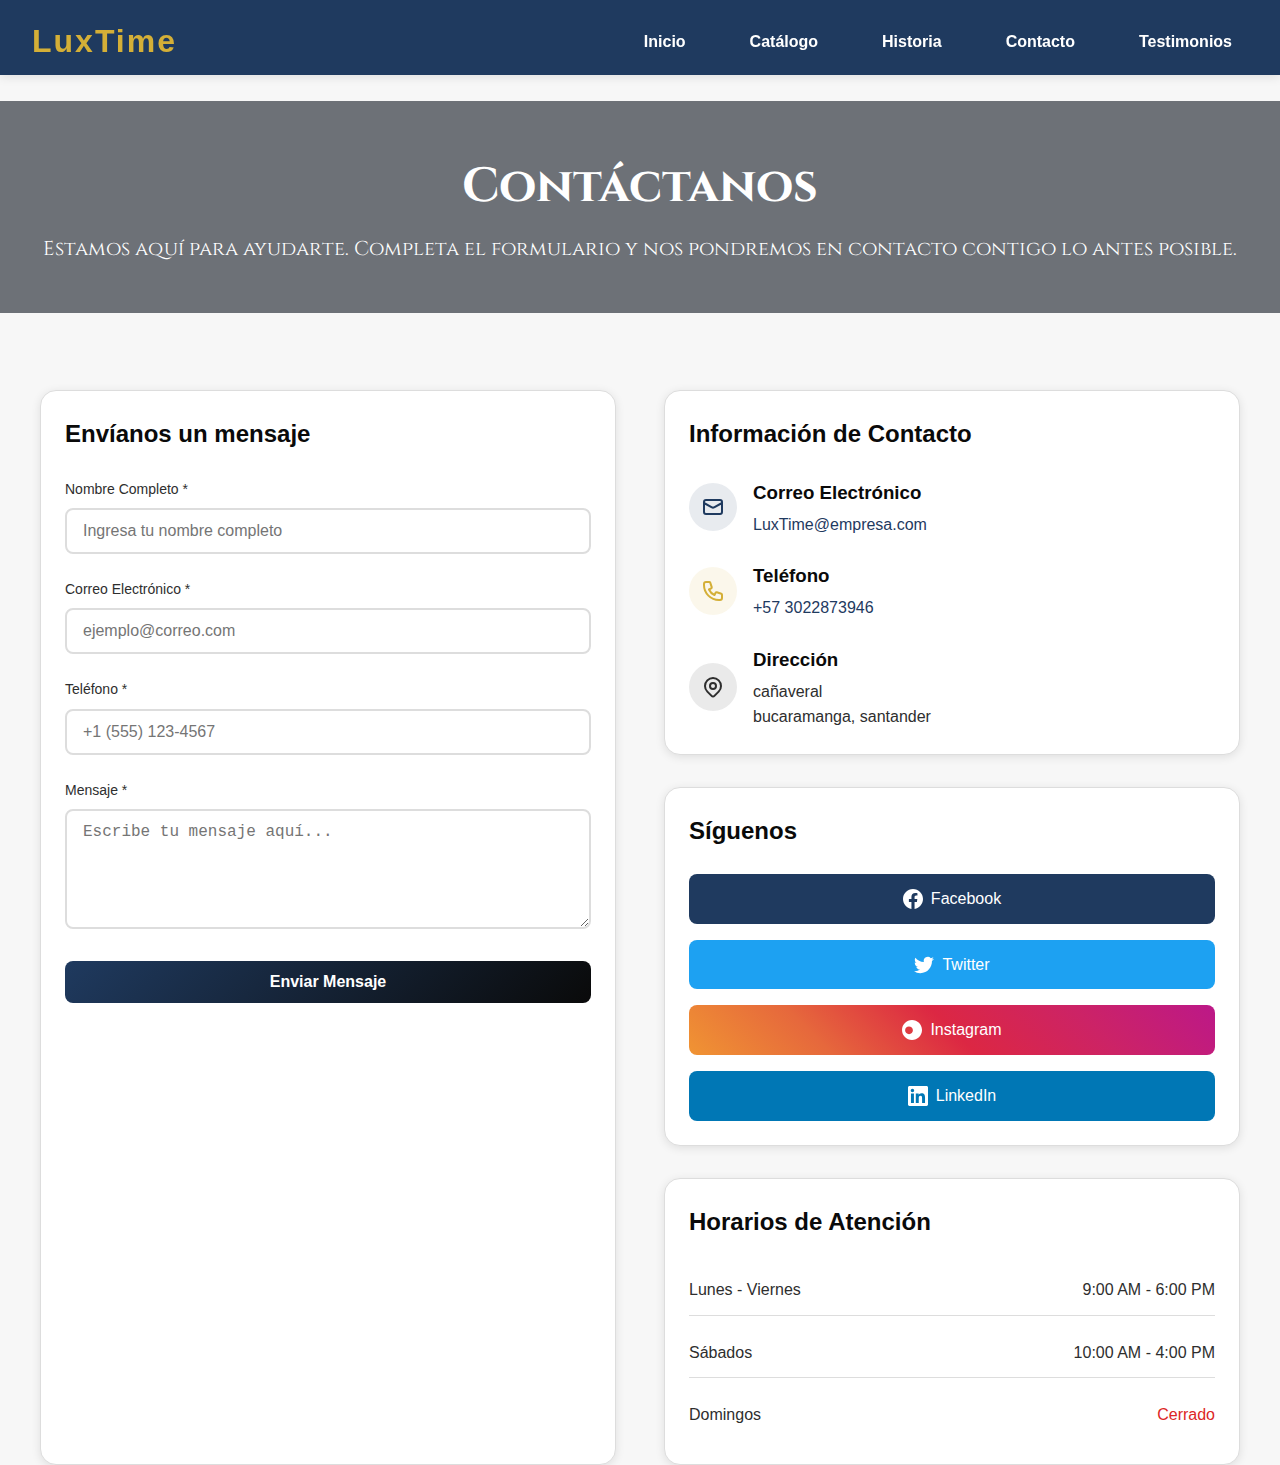
<file: html/contacto.html>
<!DOCTYPE html>
<html lang="en">
<head>
    <meta charset="UTF-8">
    <meta name="viewport" content="width=device-width, initial-scale=1.0">
    <link rel="stylesheet" href="../css/contacto.css"> 
    <link rel="preconnect" href="https://fonts.googleapis.com">
    <link rel="preconnect" href="https://fonts.gstatic.com" crossorigin>
    <link href="https://fonts.googleapis.com/css2?family=Cinzel:wght@400..900&family=Karla:ital,wght@0,200..800;1,200..800&family=Playfair+Display:ital,wght@0,400..900;1,400..900&display=swap" rel="stylesheet">
    <title>Contacto</title>
</head>
<body>
    <main class="main-container">
        <!-- NAV -->
        <header class="header">
            <nav class="nav">
                <div class="nav-brand">
                    <h1>LuxTime</h1>
                </div>
                <ul class="nav-menu">
                    <li><a href="../index.html">Inicio</a></li>
                    <li><a href="catalogo.html">Catálogo</a></li>
                    <li><a href="historia.html">Historia</a></li>
                    <li><a href="contacto.html">Contacto</a></li>
                    <li><a href="testimonios.html">Testimonios</a></li>
                </ul>
            </nav>
        </header>
        <br>
        <div class="container">
            <!-- Encabezado -->
    <!-- Contáctanos de ancho completo -->
        <section class="contact-header">
        <h1>Contáctanos</h1>
        <p>Estamos aquí para ayudarte. Completa el formulario y nos pondremos en contacto contigo lo antes posible.</p>
        </section>
        <br><br><br>
            <div class="content-grid">
                <!-- Formulario de Contacto -->
                <div class="form-container">
                    <h2>Envíanos un mensaje</h2>
                    
                    <form class="contact-form" novalidate>
                        <!-- Nombre Completo -->
                        <div class="form-field">
                            <label for="nombre">Nombre Completo *</label>
                            <input 
                                type="text" 
                                id="nombre" 
                                name="nombre"
                                class="form-input"
                                placeholder="Ingresa tu nombre completo"
                                required
                                minlength="2"
                            >
                            <div class="error-message">Por favor, ingresa tu nombre completo (mínimo 2 caracteres)</div>
                            <div class="success-message">✓ Nombre válido</div>
                        </div>
                        <!-- Correo Electrónico -->
                        <div class="form-field">
                            <label for="email">Correo Electrónico *</label>
                            <input 
                                type="email" 
                                id="email" 
                                name="email"
                                class="form-input"
                                placeholder="ejemplo@correo.com"
                                required
                            >
                            <div class="error-message">Por favor, ingresa un correo electrónico válido</div>
                            <div class="success-message">✓ Correo válido</div>
                        </div>
                        <!-- Teléfono -->
                        <div class="form-field">
                            <label for="telefono">Teléfono *</label>
                            <input 
                                type="tel" 
                                id="telefono" 
                                name="telefono"
                                class="form-input"
                                placeholder="+1 (555) 123-4567"
                                required
                                pattern="[+]?[0-9\s\-()]{10,}"
                            >
                            <div class="error-message">Por favor, ingresa un número de teléfono válido (mínimo 10 dígitos)</div>
                            <div class="success-message">✓ Teléfono válido</div>
                        </div>
                        <!-- Mensaje -->
                        <div class="form-field">
                            <label for="mensaje">Mensaje *</label>
                            <textarea 
                                id="mensaje" 
                                name="mensaje"
                                rows="5"
                                class="form-input form-textarea"
                                placeholder="Escribe tu mensaje aquí..."
                                required
                                minlength="10"
                            ></textarea>
                            <div class="error-message">Por favor, escribe un mensaje (mínimo 10 caracteres)</div>
                            <div class="success-message">✓ Mensaje válido</div>
                        </div>
                        <!-- Botón de Envío -->
                        <button type="submit" class="submit-btn">
                            Enviar Mensaje
                        </button>
                    </form>
                </div>

                <!-- Información de Contacto -->
                <div class="info-section">
                    <!-- Datos de Contacto Directo -->
                    <div class="info-card">
                        <h2>Información de Contacto</h2>
                        <div class="contact-info">
                            <!-- Email -->
                            <div class="contact-item">
                                <div class="contact-icon email-icon">
                                    <svg width="24" height="24" fill="none" stroke="currentColor" viewBox="0 0 24 24">
                                        <path stroke-linecap="round" stroke-linejoin="round" stroke-width="2" d="M3 8l7.89 4.26a2 2 0 002.22 0L21 8M5 19h14a2 2 0 002-2V7a2 2 0 00-2-2H5a2 2 0 00-2 2v10a2 2 0 002 2z"></path>
                                    </svg>
                                </div>
                                <div class="contact-details">
                                    <h3>Correo Electrónico</h3>
                                    <a href="mailto:contacto@empresa.com">LuxTime@empresa.com</a>
                                </div>
                            </div>
                            <!-- Teléfono -->
                            <div class="contact-item">
                                <div class="contact-icon phone-icon">
                                    <svg width="24" height="24" fill="none" stroke="currentColor" viewBox="0 0 24 24">
                                        <path stroke-linecap="round" stroke-linejoin="round" stroke-width="2" d="M3 5a2 2 0 012-2h3.28a1 1 0 01.948.684l1.498 4.493a1 1 0 01-.502 1.21l-2.257 1.13a11.042 11.042 0 005.516 5.516l1.13-2.257a1 1 0 011.21-.502l4.493 1.498a1 1 0 01.684.949V19a2 2 0 01-2 2h-1C9.716 21 3 14.284 3 6V5z"></path>
                                    </svg>
                                </div>
                                <div class="contact-details">
                                    <h3>Teléfono</h3>
                                    <a href="tel:+1234567890">+57 3022873946</a>
                                </div>
                            </div>
                            <!-- Dirección -->
                            <div class="contact-item">
                                <div class="contact-icon location-icon">
                                    <svg width="24" height="24" fill="none" stroke="currentColor" viewBox="0 0 24 24">
                                        <path stroke-linecap="round" stroke-linejoin="round" stroke-width="2" d="M17.657 16.657L13.414 20.9a1.998 1.998 0 01-2.827 0l-4.244-4.243a8 8 0 1111.314 0z"></path>
                                        <path stroke-linecap="round" stroke-linejoin="round" stroke-width="2" d="M15 11a3 3 0 11-6 0 3 3 0 016 0z"></path>
                                    </svg>
                                </div>
                                <div class="contact-details">
                                    <h3>Dirección</h3>
                                    <p>cañaveral<br>bucaramanga, santander </p>
                                </div>
                            </div>
                        </div>
                    </div>

                    <!-- Redes Sociales -->
                    <div class="info-card">
                        <h2>Síguenos</h2>
                        <div class="social-grid">
                            <a href="https://facebook.com" target="_blank" class="social-link facebook">
                                <svg width="20" height="20" fill="currentColor" viewBox="0 0 24 24">
                                    <path d="M24 12.073c0-6.627-5.373-12-12-12s-12 5.373-12 12c0 5.99 4.388 10.954 10.125 11.854v-8.385H7.078v-3.47h3.047V9.43c0-3.007 1.792-4.669 4.533-4.669 1.312 0 2.686.235 2.686.235v2.953H15.83c-1.491 0-1.956.925-1.956 1.874v2.25h3.328l-.532 3.47h-2.796v8.385C19.612 23.027 24 18.062 24 12.073z"/>
                                </svg>
                                <span>Facebook</span>
                            </a>
                            <a href="https://twitter.com" target="_blank" class="social-link twitter">
                                <svg width="20" height="20" fill="currentColor" viewBox="0 0 24 24">
                                    <path d="M23.953 4.57a10 10 0 01-2.825.775 4.958 4.958 0 002.163-2.723c-.951.555-2.005.959-3.127 1.184a4.92 4.92 0 00-8.384 4.482C7.69 8.095 4.067 6.13 1.64 3.162a4.822 4.822 0 00-.666 2.475c0 1.71.87 3.213 2.188 4.096a4.904 4.904 0 01-2.228-.616v.06a4.923 4.923 0 003.946 4.827 4.996 4.996 0 01-2.212.085 4.936 4.936 0 004.604 3.417 9.867 9.867 0 01-6.102 2.105c-.39 0-.779-.023-1.17-.067a13.995 13.995 0 007.557 2.209c9.053 0 13.998-7.496 13.998-13.985 0-.21 0-.42-.015-.63A9.935 9.935 0 0024 4.59z"/>
                                </svg>
                                <span>Twitter</span>
                            </a>
                            <a href="https://instagram.com" target="_blank" class="social-link instagram">
                                <svg width="20" height="20" fill="currentColor" viewBox="0 0 24 24">
                                    <path d="M12.017 0C5.396 0 .029 5.367.029 11.987c0 6.62 5.367 11.987 11.988 11.987c6.62 0 11.987-5.367 11.987-11.987C24.014 5.367 18.637.001 12.017.001zM8.449 16.988c-1.297 0-2.448-.49-3.323-1.297C4.198 14.895 3.708 13.744 3.708 12.447c0-1.297.49-2.448 1.297-3.323C5.902 8.198 7.053 7.708 8.35 7.708c1.297 0 2.448.49 3.323 1.297c.897.897 1.387 2.048 1.387 3.345c0 1.297-.49 2.448-1.297 3.323c-.897.897-2.048 1.387-3.345 1.387z"/>
                                </svg>
                                <span>Instagram</span>
                            </a>
                            <a href="https://linkedin.com" target="_blank" class="social-link linkedin">
                                <svg width="20" height="20" fill="currentColor" viewBox="0 0 24 24">
                                    <path d="M20.447 20.452h-3.554v-5.569c0-1.328-.027-3.037-1.852-3.037-1.853 0-2.136 1.445-2.136 2.939v5.667H9.351V9h3.414v1.561h.046c.477-.9 1.637-1.85 3.37-1.85 3.601 0 4.267 2.37 4.267 5.455v6.286zM5.337 7.433c-1.144 0-2.063-.926-2.063-2.065 0-1.138.92-2.063 2.063-2.063 1.14 0 2.064.925 2.064 2.063 0 1.139-.925 2.065-2.064 2.065zm1.782 13.019H3.555V9h3.564v11.452zM22.225 0H1.771C.792 0 0 .774 0 1.729v20.542C0 23.227.792 24 1.771 24h20.451C23.2 24 24 23.227 24 22.271V1.729C24 .774 23.2 0 22.222 0h.003z"/>
                                </svg>
                                <span>LinkedIn</span>
                            </a>
                        </div>
                    </div>

                    <!-- Horarios de Atención -->
                    <div class="info-card">
                        <h2>Horarios de Atención</h2>
                        <div class="schedule">
                            <div class="schedule-item">
                                <span class="day">Lunes - Viernes</span>
                                <span class="time">9:00 AM - 6:00 PM</span>
                            </div>
                            <div class="schedule-item">
                                <span class="day">Sábados</span>
                                <span class="time">10:00 AM - 4:00 PM</span>
                            </div>
                            <div class="schedule-item">
                                <span class="day">Domingos</span>
                                <span class="time closed">Cerrado</span>
                            </div>
                        </div>
                    </div>
                </div> <!-- cierre info-section -->
            </div> <!-- cierre content-grid -->
        </div> <!-- cierre container -->
    </main>
</body>
</html>
</file>
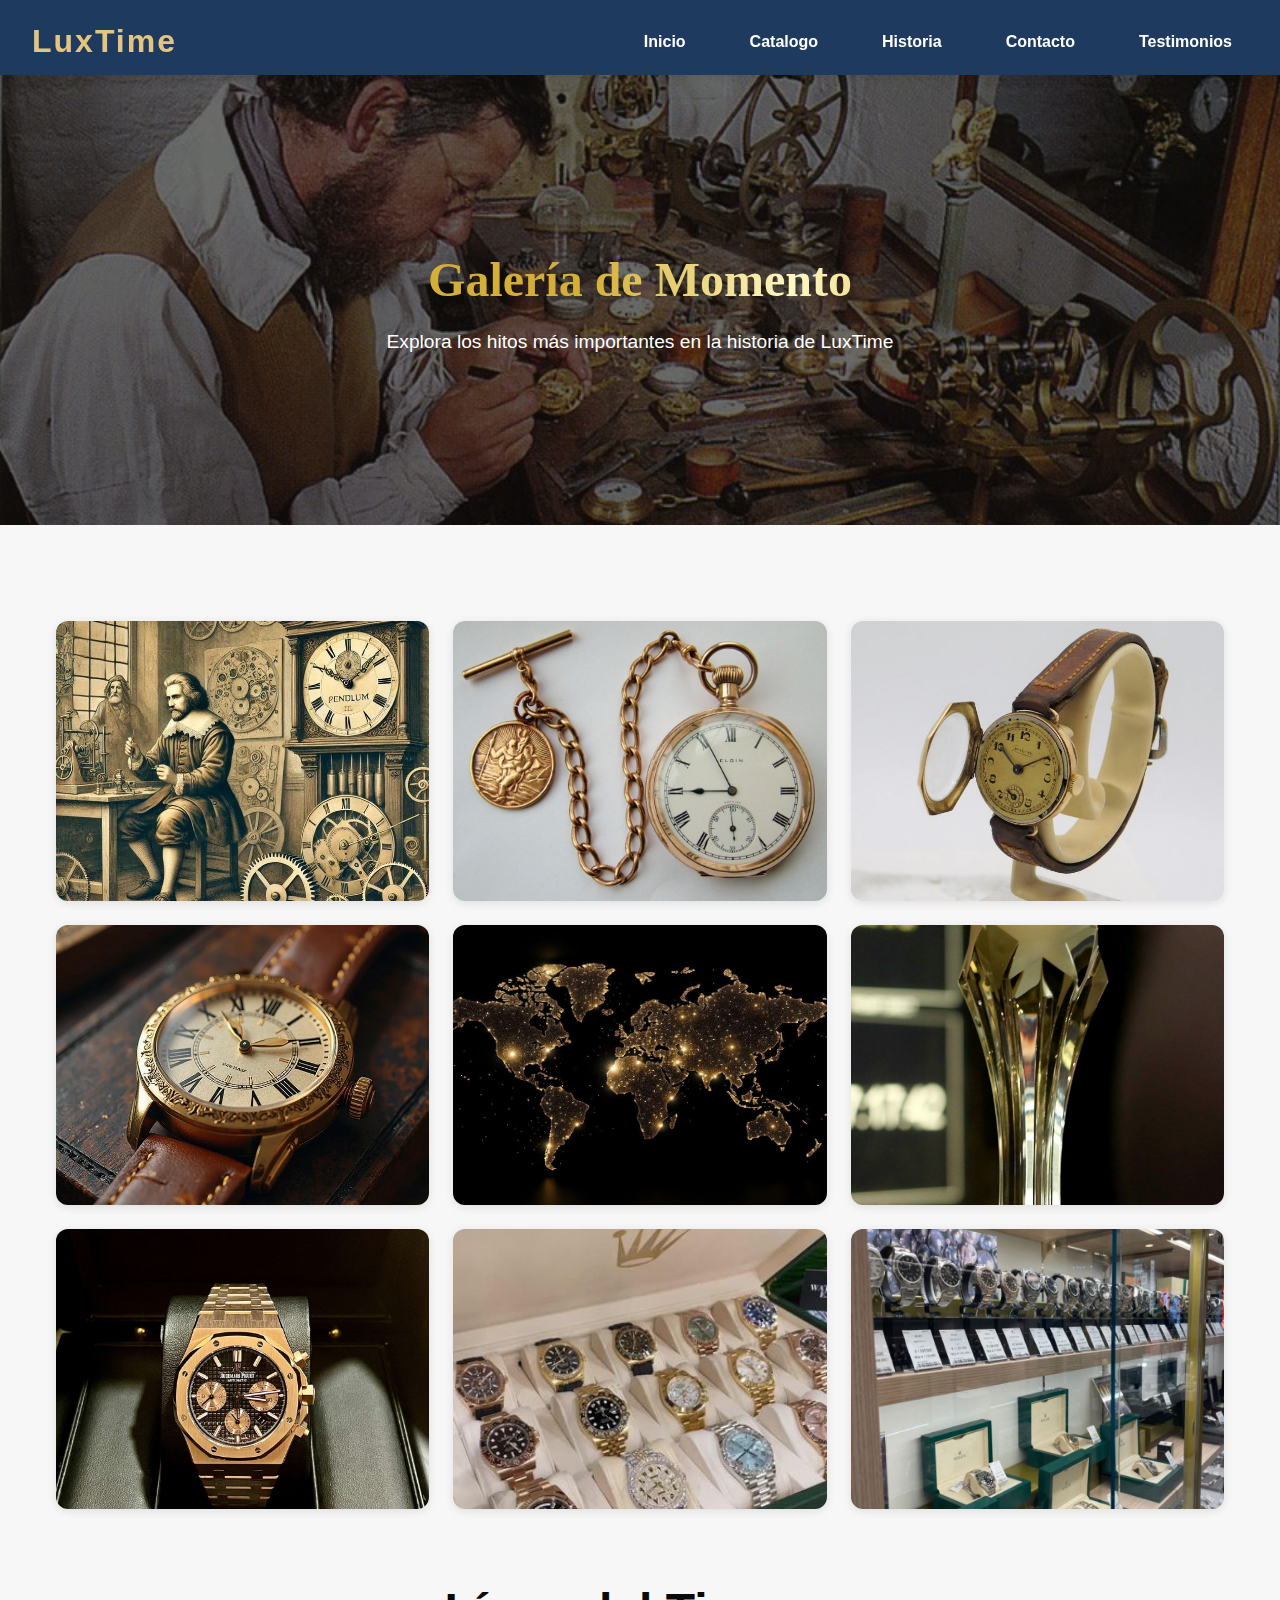
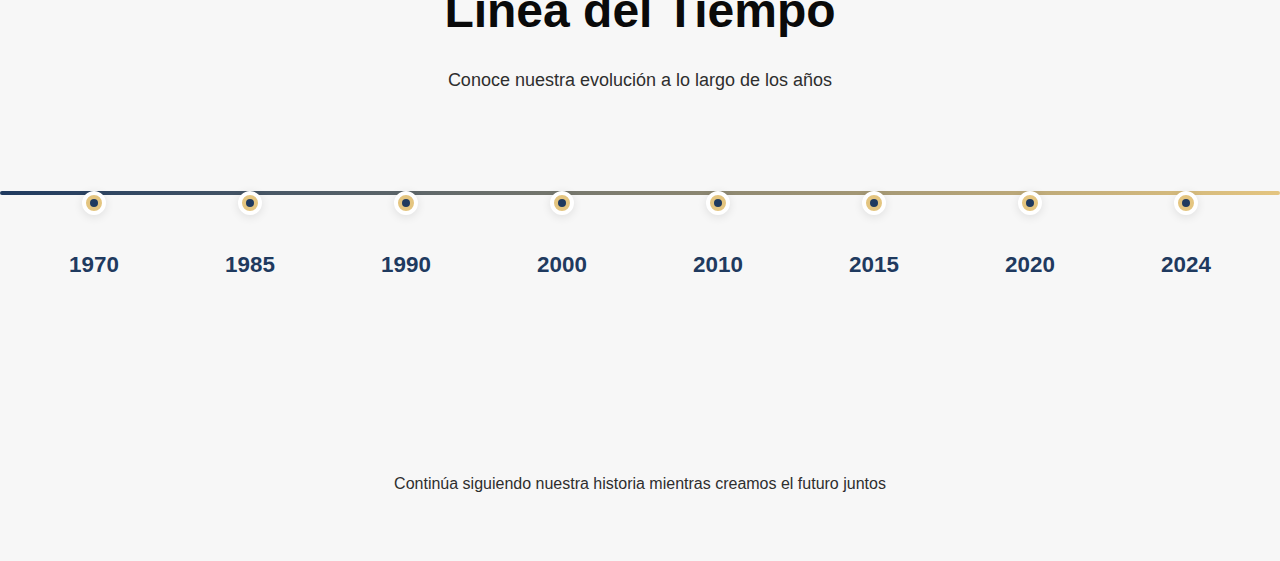
<file: html/historia.html>
<!DOCTYPE html>
<html lang="es">
<head>
  <meta charset="UTF-8">
  <meta name="viewport" content="width=device-width, initial-scale=1.0">
  <title>Línea de Tiempo Interactiva</title>
  <link rel="stylesheet" href="../css/historia.css">
</head>
<body>
  <main class="main-container">
    <header class="header">
      <nav class="nav">
        <div class="nav-brand">
          <h1>LuxTime</h1>
        </div>
        <ul class="nav-menu">
          <li><a href="../index.html">Inicio</a></li>
          <li><a href="catalogo.html">Catalogo</a></li>
          <li><a href="historia.html">Historia</a></li>
          <li><a href="contacto.html">Contacto</a></li>
          <li><a href="testimonios.html">Testimonios</a></li>

        </ul>
      </nav>
    </header>
  <!-- Hero -->
  <section class="catalog-hero">
    <div class="overlay"></div>
    <div class="hero-content">
      <h1>Galería de Momento</h1>
      <p>Explora los hitos más importantes en la historia de LuxTime</p>
    </div>
  </section>
    <!-- Galería -->
  <section class="gallery-grid-section">

  <div class="gallery-grid">
    <div class="grid-item">
      <img src="../img/img_historia/fundacion.jpg" alt="Fundación 1970">
      <div class="grid-overlay">
        <h3>1970</h3>
        <p>Fundación en Ginebra</p>
      </div>
    </div>
    <div class="grid-item">
      <img src="../img/img_historia/primermodelo.jpg" alt="Primer modelo 1975">
      <div class="grid-overlay">
        <h3>1975</h3>
        <p>Primer modelo icónico</p>
      </div>
    </div>
    <div class="grid-item">
      <img src="../img/img_historia/certificacion.jpg" alt="Certificación 1985">
      <div class="grid-overlay">
        <h3>1985</h3>
        <p>Primer reloj con certificación cronómetro</p>
      </div>
    </div>
    <div class="grid-item">
      <img src="../img/img_historia/movimiento.jpg" alt="Movimiento propio 1990">
      <div class="grid-overlay">
        <h3>1990</h3>
        <p>Primer movimiento automático propio</p>
      </div>
    </div>
    <div class="grid-item">
      <img src="../img/img_historia/expansion.jpg" alt="Expansión 2000">
      <div class="grid-overlay">
        <h3>2000</h3>
        <p>Expansión internacional</p>
      </div>
    </div>
    <div class="grid-item">
      <img src="../img/img_historia/mejor relojeria.jpg" alt="Premio 2010">
      <div class="grid-overlay">
        <h3>2010</h3>
        <p>Premio a la excelencia relojera suiza</p>
      </div>
    </div>
    <div class="grid-item">
      <img src="../img/img_historia/exclusividad.jpg" alt="exclusividad 2015">
      <div class="grid-overlay">
        <h3>2015</h3>
        <p>Compromiso con la exclusividad</p>
      </div>
    </div>
    <div class="grid-item">
      <img src="../img/img_historia/50 años.jpg" alt="50 años 2020">
      <div class="grid-overlay">
        <h3>2020</h3>
        <p>50° aniversario con colección especial</p>
      </div>
    </div>
    <div class="grid-item">
      <img src="../img/img_historia/millon.jpg" alt="Millón de relojes 2024">
      <div class="grid-overlay">
        <h3>2024</h3>
        <p>Más de 1 millón de relojes vendidos</p>
      </div>
    </div>
  </div>
</section>


    <!-- Línea del Tiempo -->
    <div class="gallery-grid-header">
        <h2>Línea del Tiempo</h2>
        <p>Conoce nuestra evolución a lo largo de los años</p>
      </div>
    <section class="timeline-container">
      <div class="timeline-line"></div>
      <div class="timeline-events">
        
        <!-- Evento 1 -->
        <div class="timeline-event">
          <div class="timeline-circle"><div class="circle-inner"></div></div>
          <div class="event-card">
            <h3>Fundación de LuxTime en Ginebra</h3>
            <p>Nacimiento de la marca en un taller artesanal suizo.</p>
          </div>
          <div class="event-date">1970</div>
        </div>

        <!-- Evento 2 -->
        <div class="timeline-event">
          <div class="timeline-circle"><div class="circle-inner"></div></div>
          <div class="event-card">
            <h3>Primer reloj con certificación cronómetro</h3>
            <p>La marca obtiene su primera certificación oficial de precisión.</p>
          </div>
          <div class="event-date">1985</div>
        </div>

        <!-- Evento 3 -->
        <div class="timeline-event">
          <div class="timeline-circle"><div class="circle-inner"></div></div>
          <div class="event-card">
            <h3>Ampliación de talleres</h3>
            <p>Se inaugura un nuevo espacio de producción en Suiza.</p>
          </div>
          <div class="event-date">1990</div>
        </div>

        <!-- Evento 4 -->
        <div class="timeline-event">
          <div class="timeline-circle"><div class="circle-inner"></div></div>
          <div class="event-card">
            <h3>Expansión internacional</h3>
            <p>LuxTime abre oficinas en Europa y América.</p>
          </div>
          <div class="event-date">2000</div>
        </div>

        <!-- Evento 5 -->
        <div class="timeline-event">
          <div class="timeline-circle"><div class="circle-inner"></div></div>
          <div class="event-card">
            <h3>Primer reloj inteligente</h3>
            <p>Lanzamiento de un modelo híbrido que combina tradición y tecnología.</p>
          </div>
          <div class="event-date">2010</div>
        </div>

        <!-- Evento 6 -->
        <div class="timeline-event">
          <div class="timeline-circle"><div class="circle-inner"></div></div>
          <div class="event-card">
            <h3>Colaboraciones de lujo</h3>
            <p>LuxTime se asocia con diseñadores de renombre mundial.</p>
          </div>
          <div class="event-date">2015</div>
        </div>

        <!-- Evento 7 -->
        <div class="timeline-event">
          <div class="timeline-circle"><div class="circle-inner"></div></div>
          <div class="event-card">
            <h3>Nueva sede central</h3>
            <p>Se inauguran modernas instalaciones en Ginebra.</p>
          </div>
          <div class="event-date">2020</div>
        </div>

        <!-- Evento 8 -->
        <div class="timeline-event">
          <div class="timeline-circle"><div class="circle-inner"></div></div>
          <div class="event-card">
            <h3>Más de 1 millón de relojes vendidos</h3>
            <p>Un hito histórico que consolida a LuxTime en el mundo.</p>
          </div>
          <div class="event-date">2024</div>
        </div>

      </div>
    </section>

    <!-- Footer separado -->
    <br><br><br>
    <div class="footer">
      <p>Continúa siguiendo nuestra historia mientras creamos el futuro juntos</p>
    </div>
  </main>
</file>
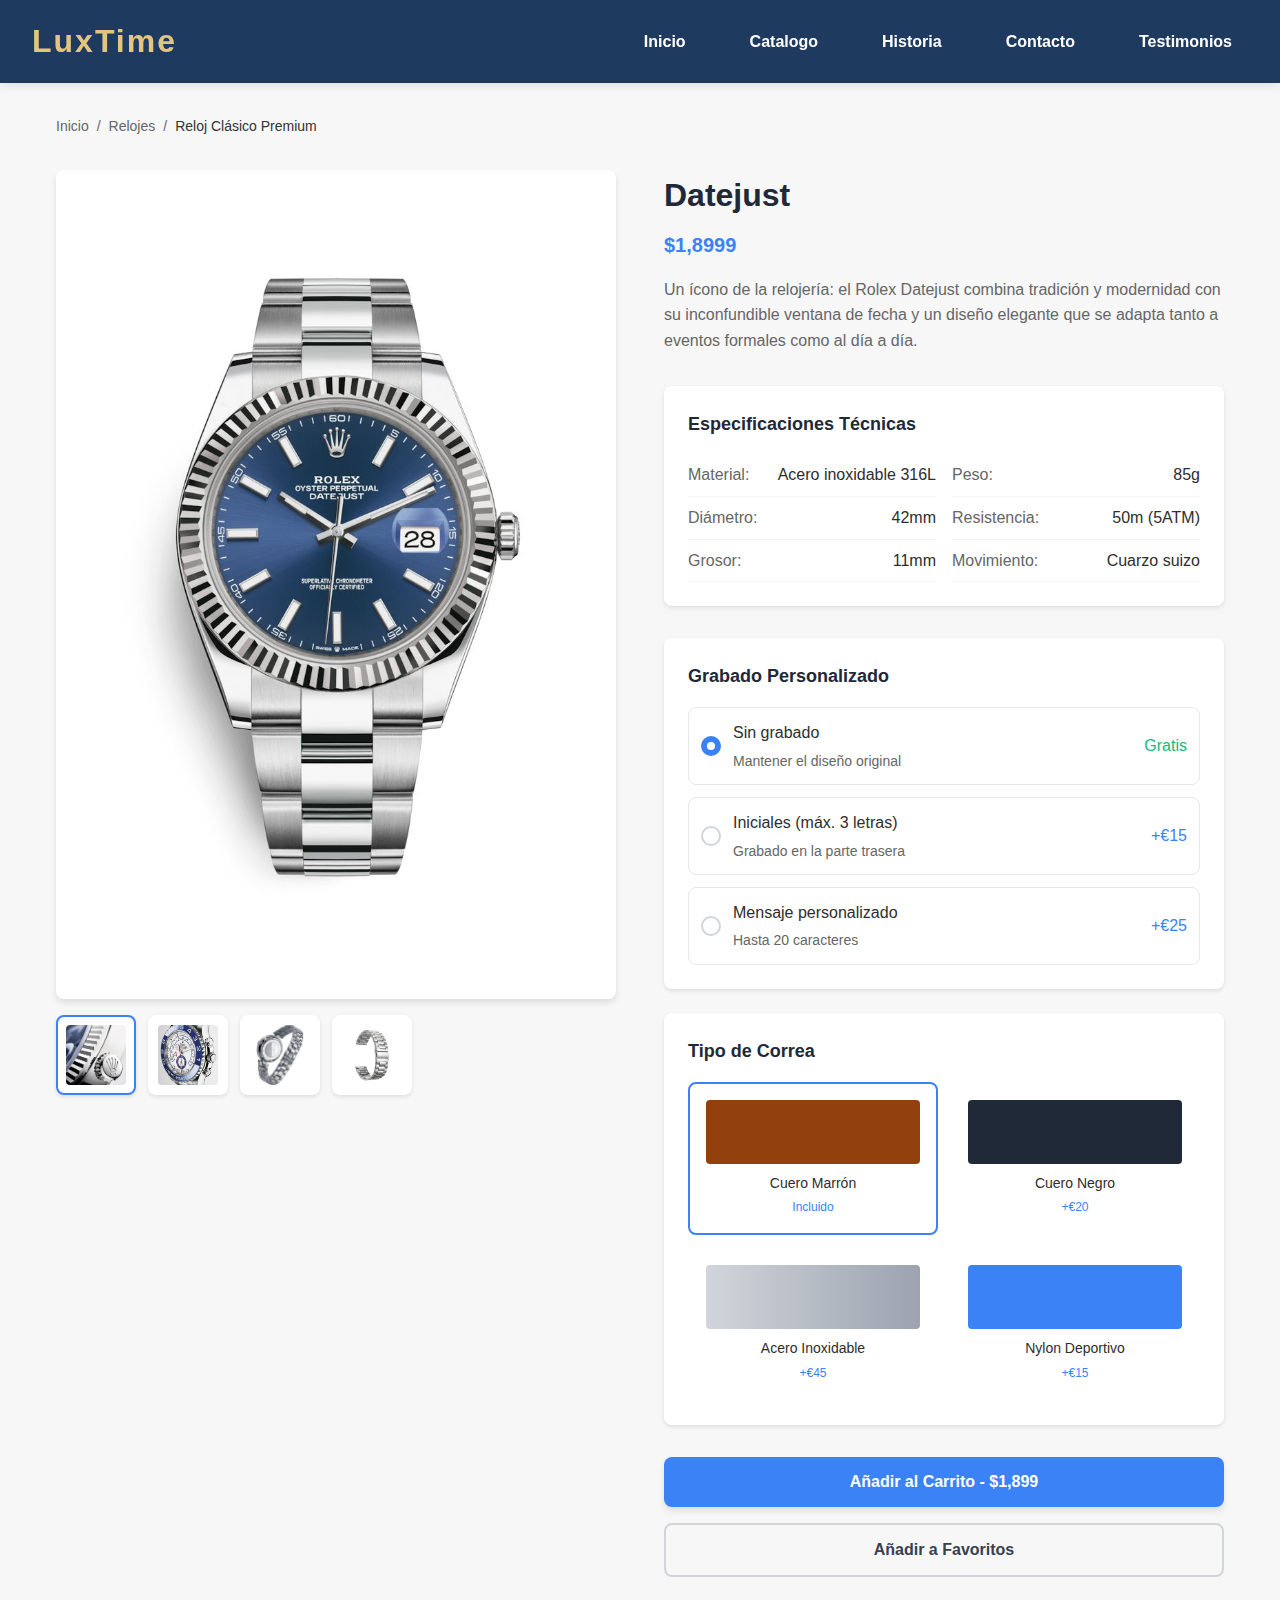
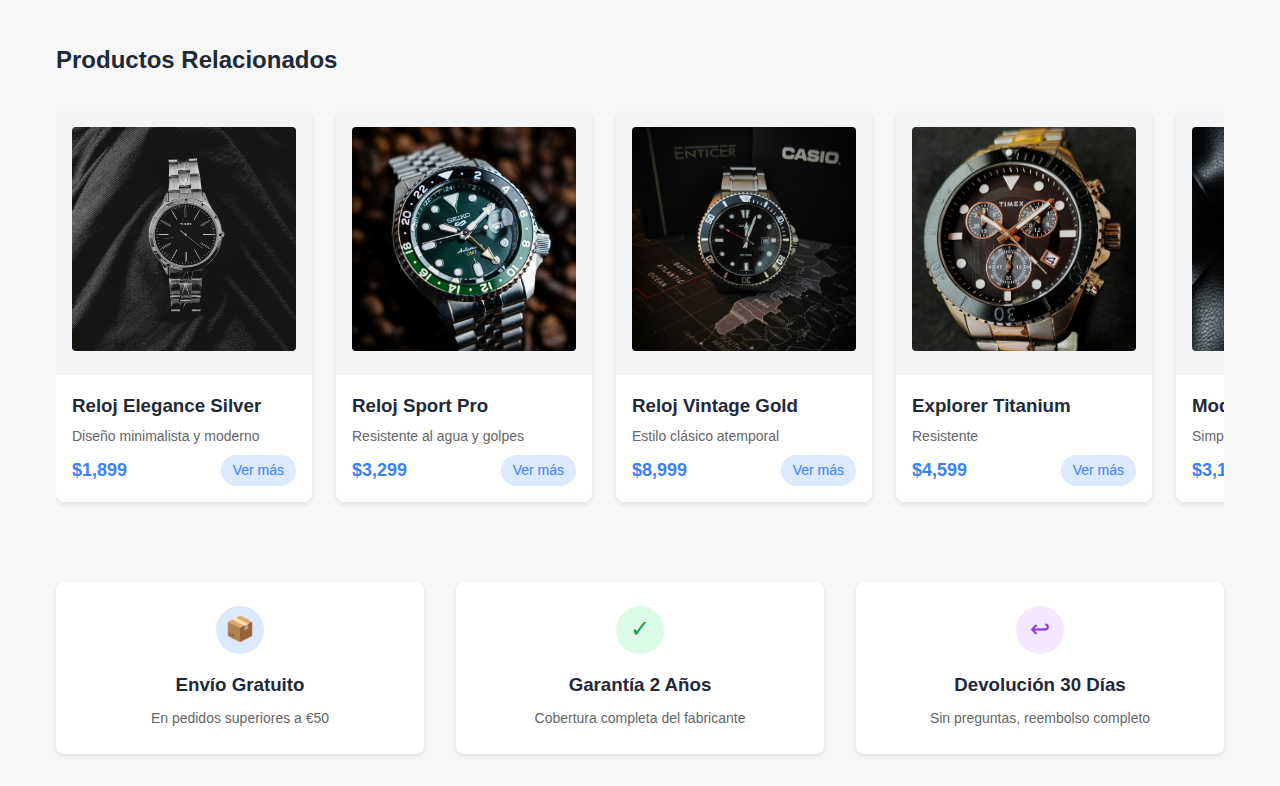
<file: html/reloj2.html>
<!DOCTYPE html>
<html lang="en">
<head>
    <meta charset="UTF-8">
    <meta name="viewport" content="width=device-width, initial-scale=1.0">
    <link rel="stylesheet" href="../css/descripciones.css">
    <title>descripciones</title>
</head>
<body>
<!-- Header -->
    <header class="header">
        <nav class="nav">
            <div class="nav-brand">
                <h1>LuxTime</h1>
            </div>
            <ul class="nav-menu">
                <li> <a href="../index.html">Inicio</a></li>
                <li><a href="../html/catalogo.html">Catalogo</a></li>
                <li><a href="../html/historia.html">Historia</a></li>
                <li><a href="../html/contacto.html">Contacto</a></li>
                <li><a href="testimonios.html">Testimonios</a></li>

            </ul>
        </nav>
    </header> 
    <div class="container">
        <!-- Breadcrumb -->
        <nav class="breadcrumb">
            <ol>
                <li><a href="#">Inicio</a></li>
                <li>/</li>
                <li><a href="#">Relojes</a></li>
                <li>/</li>
                <li class="current">Reloj Clásico Premium</li>
            </ol>
        </nav>

        <div class="product-layout">
            <!-- Imagen Principal con Zoom -->
            <div class="image-section">
                <div class="main-image-container">
                    <img src="../img/image_nuevo/Datejust.jpg" 
                        alt="Reloj Clásico Premium" 
                        class="main-image">
                </div>
                
                <!-- Miniaturas -->
                <div class="thumbnails">
                    <div class="thumbnail active">
                        <img src="../img/image_nuevo/perspectiva1.jpg" alt="Vista frontal">
                    </div>
                    <div class="thumbnail">
                        <img src="../img/image_nuevo/perspectiva2.jpg" alt="Vista lateral">
                    </div>
                    <div class="thumbnail">
                        <img src="../img/image_nuevo/trasra.jpg" alt="Vista trasera">
                    </div>
                    <div class="thumbnail">
                        <img src="../img/image_nuevo/correa.jpg" alt="Detalle correa">
                    </div>
                </div>
            </div>

            <!-- Información del Producto -->
            <div class="product-info">
                <div class="product-header">
                    <h1>Datejust</h1>
                    <div class="price">$1,8999</div>
                    <p class="description">
                    Un ícono de la relojería: el Rolex Datejust combina tradición y modernidad con su inconfundible ventana de fecha y un diseño elegante que se adapta tanto a eventos formales como al día a día.
                    </p>
                </div>

                <!-- Descripción Técnica -->
                <div class="specs-card">
                    <h3>Especificaciones Técnicas</h3>
                    <div class="specs-grid">
                        <div>
                            <div class="spec-item">
                                <span class="spec-label">Material:</span>
                                <span class="spec-value">Acero inoxidable 316L</span>
                            </div>
                            <div class="spec-item">
                                <span class="spec-label">Diámetro:</span>
                                <span class="spec-value">42mm</span>
                            </div>
                            <div class="spec-item">
                                <span class="spec-label">Grosor:</span>
                                <span class="spec-value">11mm</span>
                            </div>
                        </div>
                        <div>
                            <div class="spec-item">
                                <span class="spec-label">Peso:</span>
                                <span class="spec-value">85g</span>
                            </div>
                            <div class="spec-item">
                                <span class="spec-label">Resistencia:</span>
                                <span class="spec-value">50m (5ATM)</span>
                            </div>
                            <div class="spec-item">
                                <span class="spec-label">Movimiento:</span>
                                <span class="spec-value">Cuarzo suizo</span>
                            </div>
                        </div>
                    </div>
                </div>

                <!-- Opciones de Personalización -->
                <div class="customization-section">
                    <!-- Selección de Grabado -->
                    <div class="option-card">
                        <h3>Grabado Personalizado</h3>
                        <div class="engraving-options">
                            <label class="option-item">
                                <input type="radio" name="engraving" value="none" class="custom-radio" checked>
                                <div class="option-content">
                                    <div class="option-title">Sin grabado</div>
                                    <div class="option-description">Mantener el diseño original</div>
                                </div>
                                <div class="option-price free">Gratis</div>
                            </label>
                            
                            <label class="option-item">
                                <input type="radio" name="engraving" value="initials" class="custom-radio">
                                <div class="option-content">
                                    <div class="option-title">Iniciales (máx. 3 letras)</div>
                                    <div class="option-description">Grabado en la parte trasera</div>
                                </div>
                                <div class="option-price">+€15</div>
                            </label>
                            
                            <label class="option-item">
                                <input type="radio" name="engraving" value="message" class="custom-radio">
                                <div class="option-content">
                                    <div class="option-title">Mensaje personalizado</div>
                                    <div class="option-description">Hasta 20 caracteres</div>
                                </div>
                                <div class="option-price">+€25</div>
                            </label>
                        </div>
                    </div>

                    <!-- Cambio de Correa -->
                    <div class="option-card">
                        <h3>Tipo de Correa</h3>
                        <div class="strap-options">
                            <label class="strap-option">
                                <input type="radio" name="strap" value="leather-brown" class="strap-radio" checked>
                                <div class="strap-card">
                                    <div class="strap-preview strap-brown"></div>
                                    <div class="strap-name">Cuero Marrón</div>
                                    <div class="strap-price">Incluido</div>
                                </div>
                            </label>
                            
                            <label class="strap-option">
                                <input type="radio" name="strap" value="leather-black" class="strap-radio">
                                <div class="strap-card">
                                    <div class="strap-preview strap-black"></div>
                                    <div class="strap-name">Cuero Negro</div>
                                    <div class="strap-price">+€20</div>
                                </div>
                            </label>
                            
                            <label class="strap-option">
                                <input type="radio" name="strap" value="metal" class="strap-radio">
                                <div class="strap-card">
                                    <div class="strap-preview strap-metal"></div>
                                    <div class="strap-name">Acero Inoxidable</div>
                                    <div class="strap-price">+€45</div>
                                </div>
                            </label>
                            
                            <label class="strap-option">
                                <input type="radio" name="strap" value="nylon" class="strap-radio">
                                <div class="strap-card">
                                    <div class="strap-preview strap-nylon"></div>
                                    <div class="strap-name">Nylon Deportivo</div>
                                    <div class="strap-price">+€15</div>
                                </div>
                            </label>
                        </div>
                    </div>
                </div>

                <!-- Botones de Acción -->
                <div class="action-buttons">
                    <button class="btn btn-primary">Añadir al Carrito - $1,899</button>
                    <button class="btn btn-secondary">Añadir a Favoritos</button>
                </div>
            </div>
        </div>

        <!-- Productos Relacionados -->
        <section class="related-section">
            <h2>Productos Relacionados</h2>
            <div class="carousel">
                <!-- Producto 1 -->
                <div class="product-card">
                    <div class="product-image">
                        <img src="../img/img_catalogo/reloj2(negro).jpg" alt="Ocean Blue">
                    </div>
                    <div class="product-details">
                        <h3 class="product-name">Reloj Elegance Silver</h3>
                        <p class="product-description">Diseño minimalista y moderno</p>
                        <div class="product-footer">
                            <span class="product-price">$1,899</span>
                            <a href="#" class="view-more">Ver más</a>
                        </div>
                    </div>
                </div>

                <!-- Producto 2 -->
                <div class="product-card">
                    <div class="product-image">
                        <img src="../img/img_catalogo/reloj7.jpg" alt="Reloj elegante">
                    </div>
                    <div class="product-details">
                        <h3 class="product-name">Reloj Sport Pro</h3>
                        <p class="product-description">Resistente al agua y golpes</p>
                        <div class="product-footer">
                            <span class="product-price">$3,299</span>
                            <a href="#" class="view-more">Ver más</a>
                        </div>
                    </div>
                </div>

                <!-- Producto 3 -->
                <div class="product-card">
                    <div class="product-image">
                        <img src="../img/img_catalogo/reloj8.jpg" alt="Reloj clasico">
                    </div>
                    <div class="product-details">
                        <h3 class="product-name">Reloj Vintage Gold</h3>
                        <p class="product-description">Estilo clásico atemporal</p>
                        <div class="product-footer">
                            <span class="product-price">$8,999</span>
                            <a href="#" class="view-more">Ver más</a>
                        </div>
                    </div>
                </div>

                <!-- Producto 4 -->
                <div class="product-card">
                    <div class="product-image">
                        <img src="../img/img_catalogo/reloj9.jpg" alt="Explorer Titanium">
                    </div>
                    <div class="product-details">
                        <h3 class="product-name">Explorer Titanium</h3>
                        <p class="product-description">Resistente</p>
                        <div class="product-footer">
                            <span class="product-price">$4,599</span>
                            <a href="#" class="view-more">Ver más</a>
                        </div>
                    </div>
                </div>

                <!-- Producto 5 -->
                <div class="product-card">
                    <div class="product-image">
                        <img src="../img/img_catalogo/reloj10.jpg" alt="Modern Ceramic">
                    </div>
                    <div class="product-details">
                        <h3 class="product-name">Modern Ceramic</h3>
                        <p class="product-description">Simplicidad y elegancia</p>
                        <div class="product-footer">
                            <span class="product-price">$3,199</span>
                            <a href="#" class="view-more">Ver más</a>
                        </div>
                    </div>
                </div>
            </div>
        </section>

        <!-- Información Adicional -->
        <div class="info-grid">
            <div class="info-card">
                <div class="info-icon icon-shipping">📦</div>
                <h3 class="info-title">Envío Gratuito</h3>
                <p class="info-description">En pedidos superiores a €50</p>
            </div>

            <div class="info-card">
                <div class="info-icon icon-warranty">✓</div>
                <h3 class="info-title">Garantía 2 Años</h3>
                <p class="info-description">Cobertura completa del fabricante</p>
            </div>

            <div class="info-card">
                <div class="info-icon icon-return">↩</div>
                <h3 class="info-title">Devolución 30 Días</h3>
                <p class="info-description">Sin preguntas, reembolso completo</p>
            </div>
        </div>
    </div>
</body>
</html>
</file>
<file: css/contacto.css>
/* ===== Reset ===== */
* {
  margin: 0;
  padding: 0;
  box-sizing: border-box;
}

:root {
  --primary-color: #0a0a0a;       /* Negro intenso */
  --secondary-color: #1f3a5f;     /* Azul profundo */
  --accent-color: #d4af37;        /* Dorado */
  --background-light: #f7f7f7;    /* Fondo claro */
  --detail-color: #2e2e2e;        /* Gris oscuro */

  --text-color: var(--detail-color);
  --white: #ffffff;
  --border-color: #dddddd;

  --error-color: #dc2626;   /* Rojo */
  --success-color: #059669; /* Verde */

  --shadow: 0 2px 10px rgba(0, 0, 0, 0.1);
  --transition: all 0.3s ease;
}

/* ===== Body ===== */
body {
  font-family: "Poppins", sans-serif;
  background: var(--background-light);
  color: var(--text-color);
  line-height: 1.6;
  margin: 0;
  padding: 0;
}

/* ===== Header de navegación ===== */
.header {
  background-color: var(--secondary-color);
  box-shadow: var(--shadow);
  position: sticky;
  top: 0;
  z-index: 1000;
  height: 75px;  
}

.nav {
  display: flex;
  justify-content: space-between;
  align-items: center;
  padding: 1rem 2rem;
}

.nav-brand h1 {
  color: var(--accent-color);
  font-size: 2rem;
  font-weight: bold;
  letter-spacing: 2px;
}

.nav-menu {
  display: flex;
  list-style: none;
  gap: 2rem;
}

.nav-menu a {
  text-decoration: none;
  color: var(--white);
  font-weight: 600;
  transition: var(--transition);
  padding: 0.5rem 1rem;
  border-radius: 5px;
}

.nav-menu a:hover,
.nav-menu a.active {
  background-color: var(--accent-color);
  color: var(--primary-color);
}

/* ===== Hero catálogo ===== */
.catalog-hero {
  height: 50vh;
  background: url("../img/image_fondo/historia.jpg") center/cover no-repeat;
  display: flex;
  align-items: center;
  justify-content: center;
  position: relative;
}

.catalog-hero::before {
  content: "";
  position: absolute;
  inset: 0;
  background: rgba(10, 10, 10, 0.6);
}

.hero-content {
  position: relative;
  text-align: center;
  z-index: 2;
}

.hero-content h1 {
  font-size: 3rem;
  font-family: 'Playfair Display', serif;
  color: var(--accent-color);
}

.hero-content p {
  color: var(--white);
  font-size: 1.2rem;
  margin-top: 0.5rem;
}

/* ===== Contenedor principal ===== */
.container {
  max-width: 1200px;
  margin: 0 auto;
}

/* ===== Encabezado de sección ===== */
.form-header {
  text-align: center;
  margin-bottom: 3rem;
}

.form-header h1 {
  font-size: 2.5rem;
  font-weight: 700;
  color: var(--primary-color);
  margin-bottom: 1rem;
}

.form-header p {
  font-size: 1.125rem;
  color: var(--detail-color);
  max-width: 600px;
  margin: 0 auto;
}

/* ===== Grid principal ===== */
.content-grid {
  display: grid;
  grid-template-columns: 1fr;
  gap: 3rem;
}

@media (min-width: 1024px) {
  .content-grid {
    grid-template-columns: 1fr 1fr;
  }
}

/* ===== Formulario ===== */
.form-container {
  background: var(--white);
  border-radius: 1rem;
  box-shadow: var(--shadow);
  padding: 2rem;
  border: 1px solid var(--border-color);
}

.form-container h2 {
  font-size: 1.5rem;
  font-weight: 600;
  color: var(--primary-color);
  margin-bottom: 1.5rem;
}

.contact-form {
  display: flex;
  flex-direction: column;
  gap: 1.5rem;
}

.form-field {
  position: relative;
}

.form-field label {
  display: block;
  font-size: 0.875rem;
  font-weight: 500;
  color: var(--text-color);
  margin-bottom: 0.5rem;
}

.form-input {
  width: 100%;
  padding: 0.75rem 1rem;
  border: 2px solid var(--border-color);
  border-radius: 0.5rem;
  font-size: 1rem;
  color: var(--text-color);
  background: var(--white);
  transition: var(--transition);
  outline: none;
}

.form-input:focus {
  border-color: var(--secondary-color);
  box-shadow: 0 0 0 3px rgba(31, 58, 95, 0.1);
  transform: translateY(-2px);
}

.form-textarea {
  resize: vertical;
  min-height: 120px;
}

/* ===== Validación visual ===== */
.form-input:invalid:not(:placeholder-shown) {
  border-color: var(--error-color);
  background-color: #fef2f2;
  background-image: url("data:image/svg+xml,%3csvg xmlns='http://www.w3.org/2000/svg' viewBox='0 0 12 12' width='12' height='12' fill='none' stroke='%23dc2626'%3e%3ccircle cx='6' cy='6' r='4.5'/%3e%3cpath d='m5.5 5.5 1 1m0 0 1 1m-1-1 1-1m-1 1-1 1'/%3e%3c/svg%3e");
  background-repeat: no-repeat;
  background-position: right 12px center;
  background-size: 16px;
  padding-right: 40px;
}

.form-input:valid:not(:placeholder-shown) {
  border-color: var(--success-color);
  background-color: #f0fdf4;
  background-image: url("data:image/svg+xml,%3csvg xmlns='http://www.w3.org/2000/svg' viewBox='0 0 12 12' width='12' height='12' fill='none' stroke='%23059669'%3e%3cpath d='m3 5 2 2 4-4'/%3e%3c/svg%3e");
  background-repeat: no-repeat;
  background-position: right 12px center;
  background-size: 16px;
  padding-right: 40px;
}

/* ===== Mensajes de validación ===== */
.error-message {
  display: none;
  color: var(--error-color);
  font-size: 0.875rem;
  margin-top: 0.25rem;
}

.success-message {
  display: none;
  color: var(--success-color);
  font-size: 0.875rem;
  margin-top: 0.25rem;
}

.form-input:invalid:not(:placeholder-shown) + .error-message {
  display: block;
}

.form-input:valid:not(:placeholder-shown) + .error-message + .success-message {
  display: block;
}

/* ===== Botón de envío ===== */
.submit-btn {
  width: 100%;
  background: linear-gradient(135deg, var(--secondary-color) 0%, var(--primary-color) 100%);
  color: var(--white);
  font-weight: 600;
  padding: 0.75rem 1.5rem;
  border: none;
  border-radius: 0.5rem;
  font-size: 1rem;
  cursor: pointer;
  transition: var(--transition);
  position: relative;
  overflow: hidden;
}

.submit-btn:hover {
  transform: translateY(-2px);
  box-shadow: 0 8px 25px rgba(10, 10, 10, 0.3);
}

.submit-btn:active {
  transform: translateY(0);
}

.submit-btn::before {
  content: '';
  position: absolute;
  top: 0;
  left: -100%;
  width: 100%;
  height: 100%;
  background: linear-gradient(90deg, transparent, rgba(212, 175, 55, 0.2), transparent);
  transition: left 0.5s;
}

.submit-btn:hover::before {
  left: 100%;
}

/* ===== Sección de información ===== */
.info-section {
  display: flex;
  flex-direction: column;
  gap: 2rem;
}

.info-card {
  background: var(--white);
  border-radius: 1rem;
  box-shadow: var(--shadow);
  padding: 2rem;
  border: 1px solid var(--border-color);
}

.info-card h2 {
  font-size: 1.5rem;
  font-weight: 600;
  color: var(--primary-color);
  margin-bottom: 1.5rem;
}

/* ===== Información de contacto ===== */
.contact-info {
  display: flex;
  flex-direction: column;
  gap: 1.5rem;
}

.contact-item {
  display: flex;
  align-items: center;
  gap: 1rem;
}

.contact-icon {
  width: 48px;
  height: 48px;
  border-radius: 50%;
  display: flex;
  align-items: center;
  justify-content: center;
  flex-shrink: 0;
}

.email-icon {
  background: rgba(31, 58, 95, 0.1);
  color: var(--secondary-color);
}

.phone-icon {
  background: rgba(212, 175, 55, 0.1);
  color: var(--accent-color);
}

.location-icon {
  background: rgba(46, 46, 46, 0.1);
  color: var(--detail-color);
}

.contact-details h3 {
  font-weight: 600;
  color: var(--primary-color);
  margin-bottom: 0.25rem;
}

.contact-details a {
  color: var(--secondary-color);
  text-decoration: none;
  transition: var(--transition);
}

.contact-details a:hover {
  color: var(--accent-color);
}

.contact-details p {
  color: var(--text-color);
}

/* ===== Redes sociales ===== */
.social-grid {
  display: grid;
  grid-template-columns: repeat(2, 1fr);
  gap: 1rem;
}

.social-link {
  display: flex;
  align-items: center;
  justify-content: center;
  gap: 0.5rem;
  padding: 0.75rem;
  border-radius: 0.5rem;
  text-decoration: none;
  font-weight: 500;
  transition: var(--transition);
  color: var(--white);
}

.social-link:hover {
  transform: translateY(-2px);
  box-shadow: 0 8px 25px rgba(0, 0, 0, 0.2);
}

.facebook {
  background: var(--secondary-color);
}

.twitter {
  background: #1da1f2;
}

.instagram {
  background: linear-gradient(45deg, #f09433 0%, #e6683c 25%, #dc2743 50%, #cc2366 75%, #bc1888 100%);
}

.linkedin {
  background: #0077b5;
}

/* ===== Horarios ===== */
.schedule {
  display: flex;
  flex-direction: column;
  gap: 0.75rem;
}

.schedule-item {
  display: flex;
  justify-content: space-between;
  align-items: center;
  padding: 0.75rem 0;
  border-bottom: 1px solid var(--border-color);
}

.schedule-item:last-child {
  border-bottom: none;
}

.day {
  font-weight: 500;
  color: var(--text-color);
}

.time {
  color: var(--detail-color);
}

.closed {
  color: var(--error-color);
  font-weight: 500;
}


/* ===== Encabezado "Contáctanos" ===== */
.contact-header {
  width: 100vw;
  position: relative;
  left: 50%;
  right: 50%;
  margin-left: -50vw;
  margin-right: -50vw;
  background-color: #6d7177; 
  color: #ffffff;
  text-align: center;
  padding: 3rem 1rem;
  font-family: 'Cinzel', 'Playfair Display', serif;
  box-sizing: border-box;
}

.contact-header h1 {
  font-size: 3rem;
  font-weight: 700;
  margin-bottom: 0.5rem;
}

.contact-header p {
  font-size: 1.25rem;
  color: #ffffff;
}

/* ===== Responsive ===== */
@media (max-width: 768px) {
  .form-header h1 {
    font-size: 2rem;
  }
}

/* ===== Responsive ===== */
@media (max-width: 768px) {
  body {
    padding: 1.5rem 1rem;
  }
}

  .form-header h1 {
    font-size: 2rem;
  }
  
  .form-container,
  .info-card {
    padding: 1.5rem;
  }
  
  .social-grid {
    grid-template-columns: 1fr;
  }


@media (max-width: 480px) {
  .form-header h1 {
    font-size: 1.75rem;
  }


  .form-header p {
    font-size: 1rem;
  }


  

  .form-container,
  .info-card {
    padding: 1rem;
  }
}


@media (max-width: 575px) {
  .nav-brand h1 { font-size: 1rem;}
  .nav-menu { font-size: 9px; gap: 0px;}

  .hero-content h1 {font-size: 5vw;}

  .contact-header h1 {font-size: 5vw;}

  body{padding: 0%;}
}
</file>
<file: css/historia.css>
/* ===== Reset ===== */
* {
  margin: 0;
  padding: 0;
  box-sizing: border-box;
}

:root {
  --primary-color: #0a0a0a; /* Negro intenso */
  --secondary-color: #1f3a5f; /* Azul profundo */
  --accent-color: #d4af37; /* Dorado */
  --background-light: #f7f7f7; /* Fondo claro */
  --detail-color: #2e2e2e; /* Gris oscuro */
  --text-color: var(--detail-color);
  --white: #ffffff;
  --border-color: #dddddd;
  --shadow: 0 2px 10px rgba(0, 0, 0, 0.1);
  --transition: all 0.3s ease;
}

/* ===== Body ===== */
body {
  font-family: "Poppins", sans-serif;
  background: var(--background-light);
  color: var(--text-color);
  line-height: 1.6;
}

/* ===== Header ===== */
.header {
  background-color: var(--secondary-color);
  box-shadow: var(--shadow);
  position: sticky;
  top: 0;
  z-index: 1000;
  height: 75px;  
}

.nav {
  display: flex;
  justify-content: space-between;
  align-items: center;
  padding: 1rem 2rem;
}

.nav-brand h1 {
  color: var(--accent-color);
  font-size: 2rem;
  font-weight: bold;
  letter-spacing: 2px;
}

.nav-menu {
  display: flex;
  list-style: none;
  gap: 2rem;
}

.nav-menu a {
  text-decoration: none;
  color: var(--white);
  font-weight: 600;
  transition: var(--transition);
  padding: 0.5rem 1rem;
  border-radius: 5px;
}

.nav-menu a:hover,
.nav-menu a.active {
  background-color: var(--accent-color);
  color: var(--primary-color);
}
.catalog-hero {
  height: 50vh;
  background: url("../img/image_fondo/historia.jpg") center/cover no-repeat;
  display: flex;
  align-items: center;
  justify-content: center;
  position: relative;
}

.catalog-hero::before {
  content: "";
  position: absolute;
  inset: 0;
  background: rgba(10, 10, 10, 0.6);
}

.hero-content {
  position: relative;
  text-align: center;
  z-index: 2;
}

.hero-content h1 {
  font-size: 6rem;
  font-weight: bold;
  color: transparent;
  background-image: linear-gradient(
    90deg,
    #d4af37 20%,
    #fff9c4 40%,
    #d4af37 60%
  );
  background-size: 200% auto;
  background-clip: text;
  -webkit-background-clip: text;
  -webkit-text-fill-color: transparent;
  animation: shine 4s linear infinite;
}
@keyframes shine {
  0% {
    background-position: -200% center;
  }
  100% {
    background-position: 200% center;
  }
}

.hero-content p {
  color: var(--white);
  font-size: 1.2rem;
  margin-top: 0.5rem;
}
/* Timeline container con línea horizontal */
.timeline-container {
  width: 100%;
  max-width: 89rem;
  margin: 0 auto;
  padding: 3rem 1rem;
  position: relative;
}

.timeline-line {
  position: absolute;
  top: 3rem;
  left: 0;
  right: 0;
  height: 12px;
  background: linear-gradient(90deg, var(--secondary-color), var(--accent-color));
  border-radius: 2px;
  z-index: 1;
}

/* Eventos de la timeline con flexbox */
.timeline-events {
  display: flex;
  justify-content: space-between;
  align-items: flex-start;
  position: relative;
  z-index: 2;
}

.timeline-event {
  flex: 1;
  display: flex;
  flex-direction: column;
  align-items: center;
  position: relative;
}

/* Círculos interactivos con efectos hover */
.timeline-circle {
  width: 24px;
  height: 24px;
  background-color: var(--accent-color);
  border: 4px solid var(--primary-color);
  border-radius: 50%;
  cursor: pointer;
  transition: var(--transition);
  position: relative;
  z-index: 3;
  box-shadow: var(--shadow);
}

.timeline-circle:hover {
  transform: scale(1.3);
  box-shadow: 0 0 20px rgba(228, 197, 128, 0.6);
}

.timeline-circle:hover + .event-card {
  opacity: 1;
  visibility: visible;
  transform: translateY(0);
}

.circle-inner {
  width: 8px;
  height: 8px;
  background-color: var(--secondary-color);
  border-radius: 50%;
  position: absolute;
  top: 50%;
  left: 50%;
  transform: translate(-50%, -50%);
}

/* Tarjetas que aparecen al hacer hover */
.event-card {
  position: absolute;
  top: 3rem;
  left: 50%;
  transform: translateX(-50%) translateY(20px);
  width: 320px;
  background: var(--white);
  border-radius: 12px;
  padding: 1.5rem;
  box-shadow: var(--shadow);
  opacity: 0;
  visibility: hidden;
  transition: var(--transition);
  z-index: 10;
  border: 1px solid var(--border-color);
}

.event-card:hover {
  opacity: 1;
  visibility: visible;
  transform: translateX(-50%) translateY(0);
}

.card-header {
  display: flex;
  justify-content: space-between;
  align-items: flex-start;
  margin-bottom: 1rem;
  gap: 0.5rem;
}

.card-header h3 {
  font-size: 1.125rem;
  font-weight: 600;
  color: var(--primary-color);
  flex: 1;
}

/* Badges de categorías con colores específicos */
.category-badge {
  padding: 0.25rem 0.75rem;
  border-radius: 20px;
  font-size: 0.75rem;
  font-weight: 500;
  color: var(--white);
  white-space: nowrap;
}

.tecnologia {
  background-color: var(--secondary-color);
}
.expansion {
  background-color: #2d5a27;
}
.partnerships {
  background-color: #8b4513;
}
.innovacion {
  background-color: #4a148c;
}
.sostenibilidad {
  background-color: #1b5e20;
}
.hito {
  background-color: #b71c1c;
}
.infraestructura {
    
  background-color: #424242;
}
.producto {
  background-color: var(--accent-color);
  color: var(--primary-color);
}

.event-description {
  font-size: 0.875rem;
  color: var(--text-color);
  margin-bottom: 1rem;
  line-height: 1.5;
}

.event-details {
  margin-bottom: 1rem;
}

.detail-item {
  font-size: 0.75rem;
  color: var(--detail-color);
  margin-bottom: 0.25rem;
}

/* Galería de imágenes con navegación CSS */
.image-gallery {
  margin-top: 1rem;
}

.gallery-container {
  position: relative;
  width: 100%;
  height: 120px;
  border-radius: 8px;
  overflow: hidden;
  margin-bottom: 0.5rem;
}

.gallery-image {
  position: absolute;
  top: 0;
  left: 0;
  width: 100%;
  height: 100%;
  object-fit: cover;
  opacity: 0;
  transition: opacity 0.3s ease;
}

.gallery-image.active {
  opacity: 1;
}

.gallery-dots {
  display: flex;
  justify-content: center;
  gap: 0.5rem;
}

.dot {
  width: 8px;
  height: 8px;
  border-radius: 50%;
  background-color: var(--border-color);
  cursor: pointer;
  transition: var(--transition);
}

.dot.active {
  background-color: var(--accent-color);
}

.dot:hover {
  background-color: var(--secondary-color);
}

/* Fechas debajo de la línea */
.event-date {
  margin-top: 2rem;
  font-size: 1.4rem;
  font-weight: 800;
  color: var(--secondary-color);
  text-align: center;
}

/* Footer */
.footer {
  text-align: center;
  padding: 4rem 1rem;
}

.footer p {
  color: var(--detail-color);
}
.gallery-grid-section {
  width: 100%;
  max-width: 75rem;
  margin: 0 auto;
  padding: 4rem 1rem;
}

.gallery-grid-header {
  text-align: center;
  margin-bottom: 3rem;
}

.gallery-grid-header h2 {
  font-size: clamp(2rem, 4vw, 3rem);
  font-weight: bold;
  color: var(--secondary-color);
  margin-bottom: 1rem;
}

.gallery-grid-header p {
  font-size: 1.125rem;
  color: var(--text-color);
  max-width: 32rem;
  margin: 0 auto;
}

.gallery-grid {
  display: grid;
  grid-template-columns: repeat(auto-fit, minmax(280px, 1fr));
  gap: 1.5rem;
  margin-top: 2rem;
}

.grid-item {
  position: relative;
  aspect-ratio: 4 / 3;
  border-radius: 12px;
  overflow: hidden;
  cursor: pointer;
  transition: var(--transition);
  box-shadow: var(--shadow);
}

.grid-item:hover {
  transform: translateY(-8px);
  box-shadow: 0 8px 25px rgba(0, 0, 0, 0.15);
}

.grid-item img {
  width: 100%;
  height: 100%;
  object-fit: cover;
  transition: var(--transition);
}

.grid-item:hover img {
  transform: scale(1.05);
}

.grid-overlay {
  position: absolute;
  bottom: 0;
  left: 0;
  right: 0;
  background: linear-gradient(transparent, rgba(0, 0, 0, 0.8));
  color: var(--white);
  padding: 2rem 1.5rem 1.5rem;
  transform: translateY(100%);
}

.grid-item:hover .grid-overlay {
  transform: translateY(0);
}

.grid-overlay h3 {
  font-size: 1.25rem;
  font-weight: 600;
  margin-bottom: 0.5rem;
  color: var(--accent-color);
}

.grid-overlay p {
  font-size: 0.875rem;
  opacity: 0.9;
}
/* Responsive design para móviles */
@media (max-width: 768px) {
  .timeline-events {
    flex-direction: column;
    gap: 3rem;
  }

  .timeline-line {
    width: 4px;
    height: 100%;
    top: 0;
    left: 50%;
    transform: translateX(-50%);
  }

  .timeline-event {
    width: 100%;
  }

  .event-card {
    position: static;
    transform: none;
    opacity: 1;
    visibility: visible;
    width: 100%;
    max-width: 400px;
    margin-top: 1rem;
  }

  .event-date {
    margin-top: 0.5rem;
  }
}

/* ===== Reset ===== */
* {
  margin: 0;
  padding: 0;
  box-sizing: border-box;
}

:root {
  --primary-color: #0a0a0a; /* Negro intenso */
  --secondary-color: #1f3a5f; /* Azul profundo */
  --accent-color: #e4c580; /* Dorado */
  --background-light: #f7f7f7; /* Fondo claro */
  --detail-color: #2e2e2e; /* Gris oscuro */

  --text-color: var(--detail-color);
  --white: #ffffff;
  --border-color: #dddddd;

  --shadow: 0 2px 10px rgba(0, 0, 0, 0.1);
  --transition: all 0.3s ease;
}

/* ===== Body ===== */
body {
  font-family: "Poppins", sans-serif;
  background: var(--background-light);
  color: var(--text-color);
  line-height: 1.6;
}

/* ===== Header ===== */
.header {
  background-color: var(--secondary-color);
  box-shadow: var(--shadow);
  position: sticky;
  top: 0;
  z-index: 1000;
  height: 75px;  
}

.nav {
  display: flex;
  justify-content: space-between;
  align-items: center;
  padding: 1rem 2rem;
}

.nav-brand h1 {
  color: var(--accent-color);
  font-size: 2rem;
  font-weight: bold;
  letter-spacing: 2px;
}

.nav-menu {
  display: flex;
  list-style: none;
  gap: 2rem;
}

.nav-menu a {
  text-decoration: none;
  color: var(--white);
  font-weight: 600;
  transition: var(--transition);
  padding: 0.5rem 1rem;
  border-radius: 5px;
}

.nav-menu a:hover,
.nav-menu a.active {
  background-color: var(--accent-color);
  color: var(--primary-color);
}
.catalog-hero {
  height: 50vh;
  background: url("../img/image_fondo/historia.jpg") center/cover no-repeat;
  display: flex;
  align-items: center;
  justify-content: center;
  position: relative;
}

.catalog-hero::before {
  content: "";
  position: absolute;
  inset: 0;
  background: rgba(10, 10, 10, 0.6);
}

.hero-content {
  position: relative;
  text-align: center;
  z-index: 2;
}

.hero-content h1 {
  font-size: 6rem;
  font-weight: bold;
  color: transparent;
  background-image: linear-gradient(
    90deg,
    #d4af37 20%,
    #fff9c4 40%,
    #d4af37 60%
  );
  background-size: 200% auto;
  background-clip: text;
  -webkit-background-clip: text;
  -webkit-text-fill-color: transparent;
  animation: shine 4s linear infinite;
}
@keyframes shine {
  0% {
    background-position: -200% center;
  }
  100% {
    background-position: 200% center;
  }
}

.hero-content p {
  color: var(--white);
  font-size: 1.2rem;
  margin-top: 0.5rem;
}

.catalog-hero::before {
  content: "";
  position: absolute;
  inset: 0;
  background: rgba(10, 10, 10, 0.6);
}

.hero-content {
  position: relative;
  text-align: center;
  z-index: 2;
}

.hero-content h1 {
  font-size: 3rem;
  font-family: 'Playfair Display', serif;
  color: var(--accent-color);
}

.hero-content p {
  color: var(--white);
  font-size: 1.2rem;
  margin-top: 0.5rem;
}
/* Timeline container con línea horizontal */
.timeline-container {
  width: 100%;
  max-width: 89rem;
  margin: 0 auto;
  padding: 3rem 1rem;
  position: relative;
}

.timeline-line {
  position: absolute;
  top: 3rem;
  left: 0;
  right: 0;
  height: 12px;
  height: 4px;
  background: linear-gradient(90deg, var(--secondary-color), var(--accent-color));
  border-radius: 2px;
  z-index: 1;
}

/* Eventos de la timeline con flexbox */
.timeline-events {
  display: flex;
  justify-content: space-between;
  align-items: flex-start;
  position: relative;
  z-index: 2;
}

.timeline-event {
  flex: 1;
  display: flex;
  flex-direction: column;
  align-items: center;
  position: relative;
}

/* Círculos interactivos con efectos hover */
.timeline-circle {
  width: 24px;
  height: 24px;
  background-color: var(--accent-color);
  border: 4px solid var(--primary-color);
  border: 4px solid var(--white);
  border-radius: 50%;
  cursor: pointer;
  transition: var(--transition);
  position: relative;
  z-index: 3;
  box-shadow: var(--shadow);
}

.timeline-circle:hover {
  transform: scale(1.3);
  box-shadow: 0 0 20px rgba(228, 197, 128, 0.6);
}

.timeline-circle:hover + .event-card {
  opacity: 1;
  visibility: visible;
  transform: translateY(0);
}

.circle-inner {
  width: 8px;
  height: 8px;
  background-color: var(--secondary-color);
  border-radius: 50%;
  position: absolute;
  top: 50%;
  left: 50%;
  transform: translate(-50%, -50%);
}

/* Tarjetas que aparecen al hacer hover */
.event-card {
  position: absolute;
  top: 3rem;
  left: 50%;
  transform: translateX(-50%) translateY(20px);
  width: 320px;
  background: var(--white);
  border-radius: 12px;
  padding: 1.5rem;
  box-shadow: var(--shadow);
  opacity: 0;
  visibility: hidden;
  transition: var(--transition);
  z-index: 10;
  border: 1px solid var(--border-color);
}

.event-card:hover {
  opacity: 1;
  visibility: visible;
  transform: translateX(-50%) translateY(0);
}

.card-header {
  display: flex;
  justify-content: space-between;
  align-items: flex-start;
  margin-bottom: 1rem;
  gap: 0.5rem;
}

.card-header h3 {
  font-size: 1.125rem;
  font-weight: 600;
  color: var(--primary-color);
  flex: 1;
}

/* Badges de categorías con colores específicos */
.category-badge {
  padding: 0.25rem 0.75rem;
  border-radius: 20px;
  font-size: 0.75rem;
  font-weight: 500;
  color: var(--white);
  white-space: nowrap;
}

.tecnologia {
  background-color: var(--secondary-color);
}
.expansion {
  background-color: #2d5a27;
}
.partnerships {
  background-color: #8b4513;
}
.innovacion {
  background-color: #4a148c;
}
.sostenibilidad {
  background-color: #1b5e20;
}
.hito {
  background-color: #b71c1c;
}
.infraestructura {
    
  background-color: #424242;
}
.producto {
  background-color: var(--accent-color);
  color: var(--primary-color);
}

.event-description {
  font-size: 0.875rem;
  color: var(--text-color);
  margin-bottom: 1rem;
  line-height: 1.5;
}

.event-details {
  margin-bottom: 1rem;
}

.detail-item {
  font-size: 0.75rem;
  color: var(--detail-color);
  margin-bottom: 0.25rem;
}

/* Galería de imágenes con navegación CSS */
.image-gallery {
  margin-top: 1rem;
}

.gallery-container {
  position: relative;
  width: 100%;
  height: 120px;
  border-radius: 8px;
  overflow: hidden;
  margin-bottom: 0.5rem;
}

.gallery-image {
  position: absolute;
  top: 0;
  left: 0;
  width: 100%;
  height: 100%;
  object-fit: cover;
  opacity: 0;
  transition: opacity 0.3s ease;
}

.gallery-image.active {
  opacity: 1;
}

.gallery-dots {
  display: flex;
  justify-content: center;
  gap: 0.5rem;
}

.dot {
  width: 8px;
  height: 8px;
  border-radius: 50%;
  background-color: var(--border-color);
  cursor: pointer;
}

.dot.active {
  background-color: var(--accent-color);
}

.dot:hover {
  background-color: var(--secondary-color);
}

/* Fechas debajo de la línea */
.event-date {
  margin-top: 2rem;
  font-size: 1.4rem;
  font-weight: 800;
  color: var(--secondary-color);
  text-align: center;
}

/* Footer */
.footer {
  text-align: center;
  padding: 4rem 1rem;
}

.footer p {
  color: var(--detail-color);
}
.gallery-grid-section {
  width: 100%;
  max-width: 75rem;
  margin: 0 auto;
  padding: 4rem 1rem;
}

.gallery-grid-header {
  text-align: center;
  margin-bottom: 3rem;
}

.gallery-grid-header h2 {
  font-size: clamp(2rem, 4vw, 3rem);
  font-weight: bold;
  color: var(--secondary-color);
  color: var(--primary-color);
  margin-bottom: 1rem;
}

.gallery-grid-header p {
  font-size: 1.125rem;
  color: var(--text-color);
  max-width: 32rem;
  margin: 0 auto;
}

.gallery-grid {
  display: grid;
  grid-template-columns: repeat(auto-fit, minmax(280px, 1fr));
  gap: 1.5rem;
  margin-top: 2rem;
}

.grid-item {
  position: relative;
  aspect-ratio: 4 / 3;
  border-radius: 12px;
  overflow: hidden;
  cursor: pointer;
  transition: var(--transition);
  box-shadow: var(--shadow);
}

.grid-item:hover {
  transform: translateY(-8px);
  box-shadow: 0 8px 25px rgba(0, 0, 0, 0.15);
}

.grid-item img {
  width: 100%;
  height: 100%;
  object-fit: cover;
  transition: var(--transition);
}

.grid-item:hover img {
  transform: scale(1.05);
}

.grid-overlay {
  position: absolute;
  bottom: 0;
  left: 0;
  right: 0;
  background: linear-gradient(transparent, rgba(0, 0, 0, 0.8));
  color: var(--white);
  padding: 2rem 1.5rem 1.5rem;
  transform: translateY(100%);
}

.grid-item:hover .grid-overlay {
  transform: translateY(0);
}

.grid-overlay h3 {
  font-size: 1.25rem;
  font-weight: 600;
  margin-bottom: 0.5rem;
  color: var(--accent-color);
}

.grid-overlay p {
  font-size: 0.875rem;
  opacity: 0.9;
}
/* Responsive design para móviles */
@media (max-width: 768px) {
  .timeline-events {
    flex-direction: column;
    gap: 3rem;
  }

  .timeline-line {
    width: 4px;
    height: 100%;
    top: 0;
    left: 50%;
    transform: translateX(-50%);
  }

  .timeline-event {
    width: 100%;
  }

  .event-card {
    position: static;
    transform: none;
    opacity: 1;
    visibility: visible;
    width: 100%;
    max-width: 400px;
    margin-top: 1rem;
  }

  .event-date {
    margin-top: 0.5rem;
  }
}


/* Mobile portrait (<576px) */
@media (max-width: 575px) {
  .nav-brand h1 { font-size: 1rem; padding: 8; margin-right: 0px;}
  .nav-menu { font-size: 9px; gap: 0px;}

  .hero-content h1 {font-size: 5vw;}
}


@media (max-width: 768px) {
  .timeline-events {
    flex-direction: column;
    gap: 3rem;
    align-items: center;
  }

  .timeline-line {
    width: 4px;
    height: 100%;
    top: 0;
    left: 50%;
    transform: translateX(-50%);
    background: linear-gradient(to bottom, var(--secondary-color), var(--accent-color));
  }

  .timeline-event {
    width: 100%;
    max-width: 400px;
  }

  /* Desactivar todas las animaciones y hover effects en móviles */
  .timeline-circle {
    pointer-events: none; /* Evita que sea interactivo */
  }
  
  .timeline-circle:hover {
    transform: scale(1); /* Elimina el efecto de escala */
    box-shadow: var(--shadow); /* Vuelve a la sombra normal */
  }

  .event-card {
    position: static;
    transform: none;
    opacity: 1;
    visibility: visible;
    width: 100%;
    max-width: 400px;
    margin-top: 1rem;
    /* Elimina transiciones para móviles */
    transition: none;
  }

  .event-card:hover {
    transform: none; /* Elimina transformación en hover */
  }

  .event-date {
    margin-top: 0.5rem;
    font-size: 1.2rem; /* Tamaño ligeramente menor para móviles */
  }
  
  /* Ocultar elementos innecesarios en móviles */
  .circle-inner {
    display: none;
  }
  
  /* Asegurar que las tarjetas sean siempre visibles */
  .timeline-circle:hover + .event-card,
  .event-card:hover {
    opacity: 1;
    visibility: visible;
    transform: none;
  }
  
  /* Ajustar el espaciado para mejor visualización en móviles */
  .timeline-container {
    padding: 2rem 1rem;
  }
  
  /* Mejorar visualización de las tarjetas en móviles */
  .card-header {
    flex-direction: column;
    gap: 0.5rem;
  }
  
  .category-badge {
    align-self: flex-start;
  }
}
</file>
<file: css/descripciones.css>
/* ===== Reset ===== */
* {
margin: 0;
padding: 0;
box-sizing: border-box;
}

:root {
  --primary-color: #0A0A0A;       /* Negro intenso */
  --secondary-color: #1F3A5F;     /* Azul profundo */
  --accent-color: #E4C580;        /* Dorado */
  --background-light: #F7F7F7;    /* Fondo claro */
  --detail-color: #2E2E2E;        /* Gris oscuro */

  --text-color: var(--detail-color);
  --white: #ffffff;
  --border-color: #dddddd;

  --shadow: 0 2px 10px rgba(0, 0, 0, 0.1);
  --transition: all 0.3s ease;
}

/* ===== Body ===== */
body {
  font-family: 'Poppins', sans-serif;
  background: var(--background-light);
  color: var(--text-color);
  line-height: 1.6;
}

/* ===== Header ===== */
.header {
  background-color: var(--secondary-color);
  box-shadow: var(--shadow);
  position: sticky;
  top: 0;
  z-index: 1000;
}

.nav {
  display: flex;
  justify-content: space-between;
  align-items: center;
  padding: 1rem 2rem;
}

.nav-brand h1 {
  color: var(--accent-color);
  font-size: 2rem;
  font-weight: bold;
  letter-spacing: 2px;
}

.nav-menu {
  display: flex;
  list-style: none;
  gap: 2rem;
}

.nav-menu a {
  text-decoration: none;
  color: var(--white);
  font-weight: 600;
  transition: var(--transition);
  padding: 0.5rem 1rem;
  border-radius: 5px;
}

.nav-menu a:hover,
.nav-menu a.active {
  background-color: var(--accent-color);
  color: var(--primary-color);
}
.container {
            max-width: 1200px;
            margin: 0 auto;
            padding: 2rem 1rem;
        }

        /* Breadcrumb */
        .breadcrumb {
            margin-bottom: 2rem;
        }

        .breadcrumb ol {
            display: flex;
            align-items: center;
            list-style: none;
            font-size: 0.875rem;
            color: #666;
        }

        .breadcrumb li {
            margin-right: 0.5rem;
        }

        .breadcrumb a {
            color: #666;
            text-decoration: none;
            transition: color 0.3s ease;
        }

        .breadcrumb a:hover {
            color: #3b82f6;
        }

        .breadcrumb .current {
            color: #333;
            font-weight: 500;
        }

        /* Layout principal */
        .product-layout {
            display: grid;
            grid-template-columns: 1fr 1fr;
            gap: 3rem;
            margin-bottom: 4rem;
        }

        /* Imagen principal con zoom */
        .image-section {
            display: flex;
            flex-direction: column;
            gap: 1rem;
        }

        .main-image-container {
            background: white;
            border-radius: 0.5rem;
            box-shadow: 0 4px 6px rgba(0, 0, 0, 0.1);
            padding: 2rem;
            overflow: hidden;
        }

        .main-image {
            width: 100%;
            height: auto;
            transition: transform 0.3s ease-in-out;
            cursor: zoom-in;
        }

        .main-image:hover {
            transform: scale(1.2);
        }

        /* Miniaturas */
        .thumbnails {
            display: flex;
            gap: 0.75rem;
        }

        .thumbnail {
            width: 80px;
            height: 80px;
            background: white;
            border-radius: 0.5rem;
            box-shadow: 0 2px 4px rgba(0, 0, 0, 0.1);
            padding: 0.5rem;
            cursor: pointer;
            border: 2px solid transparent;
            transition: border-color 0.3s ease;
        }

        .thumbnail.active {
            border-color: #3b82f6;
        }

        .thumbnail:hover {
            border-color: #d1d5db;
        }

        .thumbnail img {
            width: 100%;
            height: 100%;
            object-fit: cover;
            border-radius: 0.25rem;
        }

        /* Información del producto */
        .product-info {
            display: flex;
            flex-direction: column;
            gap: 2rem;
        }

        .product-header h1 {
            font-size: 2rem;
            font-weight: bold;
            color: #1f2937;
            margin-bottom: 0.5rem;
        }

        .price {
            font-size: 1.25rem;
            color: #3b82f6;
            font-weight: 600;
            margin-bottom: 1rem;
        }

        .description {
            color: #666;
            line-height: 1.6;
        }

        /* Especificaciones técnicas */
        .specs-card {
            background: white;
            border-radius: 0.5rem;
            box-shadow: 0 2px 4px rgba(0, 0, 0, 0.1);
            padding: 1.5rem;
        }

        .specs-card h3 {
            font-size: 1.125rem;
            font-weight: 600;
            color: #1f2937;
            margin-bottom: 1rem;
        }

        .specs-grid {
            display: grid;
            grid-template-columns: 1fr 1fr;
            gap: 1rem;
        }

        .spec-item {
            display: flex;
            justify-content: space-between;
            padding: 0.5rem 0;
            border-bottom: 1px solid #f3f4f6;
        }

        .spec-label {
            color: #666;
        }

        .spec-value {
            font-weight: 500;
        }

        /* Opciones de personalización */
        .customization-section {
            display: flex;
            flex-direction: column;
            gap: 1.5rem;
        }

        .option-card {
            background: white;
            border-radius: 0.5rem;
            box-shadow: 0 2px 4px rgba(0, 0, 0, 0.1);
            padding: 1.5rem;
        }

        .option-card h3 {
            font-size: 1.125rem;
            font-weight: 600;
            color: #1f2937;
            margin-bottom: 1rem;
        }

        /* Opciones de grabado */
        .engraving-options {
            display: flex;
            flex-direction: column;
            gap: 0.75rem;
        }

        .option-item {
            display: flex;
            align-items: center;
            padding: 0.75rem;
            border: 1px solid #e5e7eb;
            border-radius: 0.5rem;
            cursor: pointer;
            transition: all 0.2s ease;
        }

        .option-item:hover {
            transform: translateY(-2px);
            box-shadow: 0 4px 12px rgba(0, 0, 0, 0.15);
        }

        .custom-radio {
            appearance: none;
            width: 20px;
            height: 20px;
            border: 2px solid #d1d5db;
            border-radius: 50%;
            margin-right: 0.75rem;
            position: relative;
            cursor: pointer;
            transition: all 0.2s ease;
        }

        .custom-radio:checked {
            border-color: #3b82f6;
            background-color: #3b82f6;
        }

        .custom-radio:checked::after {
            content: '';
            position: absolute;
            top: 50%;
            left: 50%;
            transform: translate(-50%, -50%);
            width: 8px;
            height: 8px;
            background-color: white;
            border-radius: 50%;
        }

        .option-content {
            flex: 1;
        }

        .option-title {
            font-weight: 500;
            margin-bottom: 0.25rem;
        }

        .option-description {
            font-size: 0.875rem;
            color: #666;
        }

        .option-price {
            font-weight: 500;
            color: #3b82f6;
        }

        .option-price.free {
            color: #10b981;
        }

        /* Opciones de correa */
        .strap-options {
            display: grid;
            grid-template-columns: repeat(2, 1fr);
            gap: 0.75rem;
        }

        .strap-option {
            position: relative;
            cursor: pointer;
        }

        .strap-radio {
            position: absolute;
            opacity: 0;
        }

        .strap-card {
            border: 2px solid transparent;
            border-radius: 0.5rem;
            padding: 1rem;
            text-align: center;
            transition: all 0.2s ease;
        }

        .strap-card:hover {
            transform: translateY(-2px);
            box-shadow: 0 4px 12px rgba(0, 0, 0, 0.15);
        }

        .strap-radio:checked + .strap-card {
            border-color: #3b82f6;
        }

        .strap-preview {
            width: 100%;
            height: 4rem;
            border-radius: 0.25rem;
            margin-bottom: 0.5rem;
        }

        .strap-brown { background-color: #92400e; }
        .strap-black { background-color: #1f2937; }
        .strap-metal { background: linear-gradient(to right, #d1d5db, #9ca3af); }
        .strap-nylon { background-color: #3b82f6; }

        .strap-name {
            font-weight: 500;
            font-size: 0.875rem;
            margin-bottom: 0.25rem;
        }

        .strap-price {
            font-size: 0.75rem;
            color: #3b82f6;
        }

        /* Botones de acción */
        .action-buttons {
            display: flex;
            flex-direction: column;
            gap: 1rem;
        }

        .btn {
            padding: 1rem 1.5rem;
            border-radius: 0.5rem;
            font-weight: 600;
            text-align: center;
            text-decoration: none;
            cursor: pointer;
            transition: all 0.3s ease;
            border: none;
            font-size: 1rem;
        }

        .btn-primary {
            background-color: #3b82f6;
            color: white;
            box-shadow: 0 4px 6px rgba(0, 0, 0, 0.1);
        }

        .btn-primary:hover {
            background-color: #2563eb;
        }

        .btn-secondary {
            background-color: transparent;
            color: #374151;
            border: 2px solid #d1d5db;
        }

        .btn-secondary:hover {
            border-color: #9ca3af;
            background-color: #f9fafb;
        }

        /* Productos relacionados */
        .related-section {
            margin-bottom: 4rem;
        }

        .related-section h2 {
            font-size: 1.5rem;
            font-weight: bold;
            color: #1f2937;
            margin-bottom: 2rem;
        }

        .carousel {
            display: flex;
            gap: 1.5rem;
            overflow-x: auto;
            padding-bottom: 1rem;
            scroll-behavior: smooth;
            scrollbar-width: none;
            -ms-overflow-style: none;
        }

        .carousel::-webkit-scrollbar {
            display: none;
        }

        .product-card {
            flex: none;
            width: 16rem;
            background: white;
            border-radius: 0.5rem;
            box-shadow: 0 2px 4px rgba(0, 0, 0, 0.1);
            overflow: hidden;
            transition: box-shadow 0.3s ease;
        }

        .product-card:hover {
            box-shadow: 0 8px 25px rgba(0, 0, 0, 0.15);
        }

        .product-image {
            aspect-ratio: 1;
            background-color: #f3f4f6;
            padding: 1rem;
        }

        .product-image img {
            width: 100%;
            height: 100%;
            object-fit: cover;
            border-radius: 0.25rem;
        }

        .product-details {
            padding: 1rem;
        }

        .product-name {
            font-weight: 600;
            color: #1f2937;
            margin-bottom: 0.25rem;
        }

        .product-description {
            font-size: 0.875rem;
            color: #666;
            margin-bottom: 0.5rem;
        }

        .product-footer {
            display: flex;
            justify-content: space-between;
            align-items: center;
        }

        .product-price {
            font-size: 1.125rem;
            font-weight: bold;
            color: #3b82f6;
        }

        .view-more {
            font-size: 0.875rem;
            background-color: #dbeafe;
            color: #3b82f6;
            padding: 0.25rem 0.75rem;
            border-radius: 9999px;
            text-decoration: none;
            transition: background-color 0.3s ease;
        }

        .view-more:hover {
            background-color: #bfdbfe;
        }

        /* Información adicional */
        .info-grid {
            display: grid;
            grid-template-columns: repeat(3, 1fr);
            gap: 2rem;
        }

        .info-card {
            text-align: center;
            padding: 1.5rem;
            background: white;
            border-radius: 0.5rem;
            box-shadow: 0 2px 4px rgba(0, 0, 0, 0.1);
        }

        .info-icon {
            width: 3rem;
            height: 3rem;
            border-radius: 50%;
            display: flex;
            align-items: center;
            justify-content: center;
            margin: 0 auto 1rem;
            font-size: 1.5rem;
        }

        .icon-shipping { background-color: #dbeafe; color: #3b82f6; }
        .icon-warranty { background-color: #dcfce7; color: #16a34a; }
        .icon-return { background-color: #f3e8ff; color: #9333ea; }

        .info-title {
            font-weight: 600;
            color: #1f2937;
            margin-bottom: 0.5rem;
        }

        .info-description {
            font-size: 0.875rem;
            color: #666;
        }

        /* Responsive */
        @media (max-width: 768px) {
            .product-layout {
                grid-template-columns: 1fr;
                gap: 2rem;
            }

            .specs-grid {
                grid-template-columns: 1fr;
            }

            .strap-options {
                grid-template-columns: 1fr;
            }

            .info-grid {
                grid-template-columns: 1fr;
                gap: 1rem;
            }

            .container {
                padding: 1rem;
            }
        }
</file>
